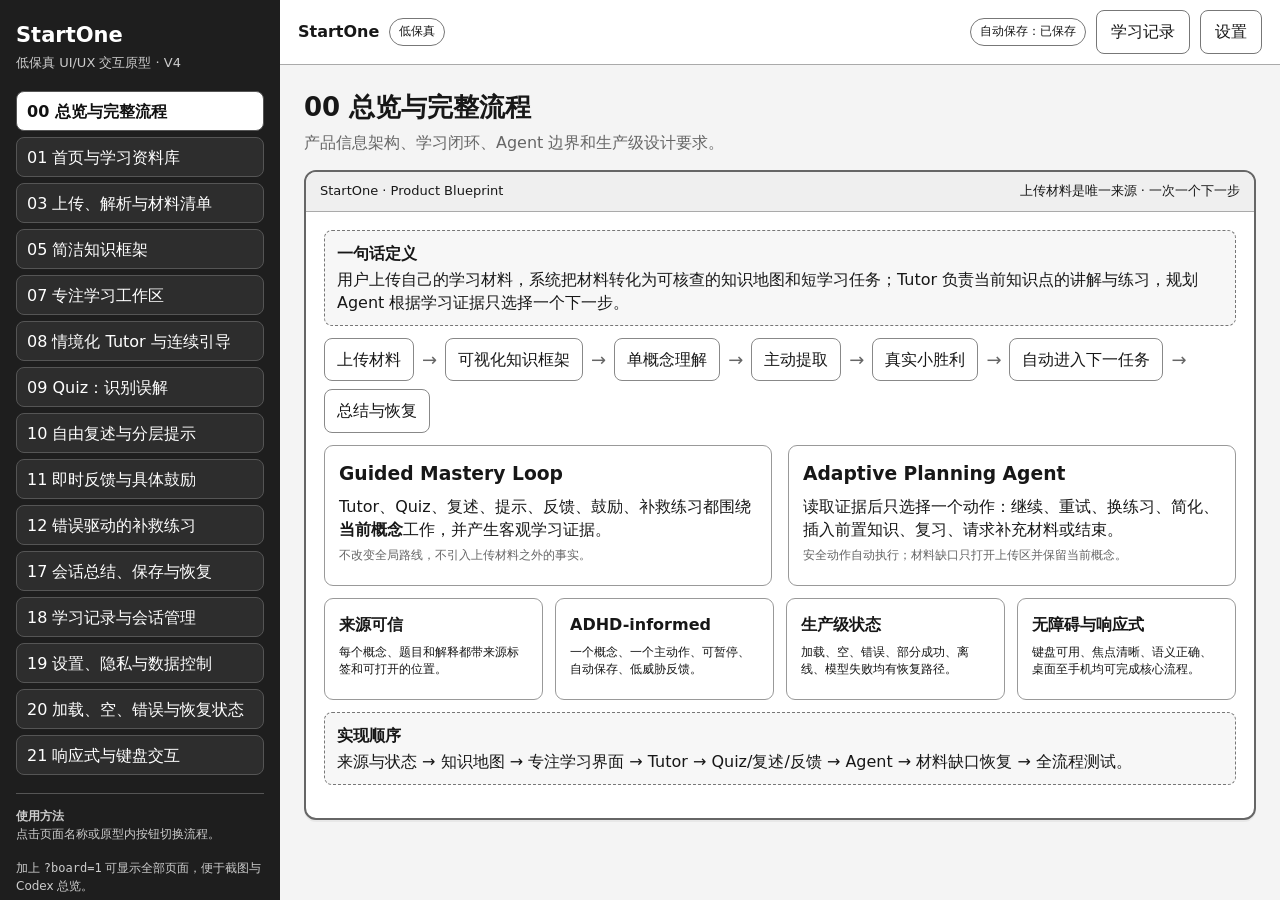
<file: prototype/startframe_lowfi_prototype.html>
<!doctype html>
<html lang="zh-CN">
<head>
  <meta charset="utf-8" />
  <meta name="viewport" content="width=device-width, initial-scale=1" />
  <title>StartOne 低保真交互原型</title>
  <style>
    :root {
      --bg:#f4f4f4; --surface:#fff; --ink:#171717; --muted:#666; --line:#aaa;
      --soft:#e9e9e9; --strong:#2d2d2d; --focus:#000; --radius:10px; --gap:16px;
      font-family: Inter, ui-sans-serif, system-ui, -apple-system, BlinkMacSystemFont, "Segoe UI", "PingFang SC", "Microsoft YaHei", sans-serif;
    }
    *{box-sizing:border-box}
    body{margin:0;background:var(--bg);color:var(--ink);line-height:1.45}
    button,input,select,textarea{font:inherit;color:inherit}
    button:focus-visible,input:focus-visible,select:focus-visible,textarea:focus-visible,[tabindex]:focus-visible{outline:3px solid var(--focus);outline-offset:2px}
    button{min-height:44px;border:1px solid #777;background:#fff;border-radius:8px;padding:9px 14px;cursor:pointer}
    button.primary{background:var(--strong);color:#fff;border-color:var(--strong);font-weight:700}
    button.ghost{background:transparent}
    button.danger{border-style:dashed}
    button:disabled{opacity:.45;cursor:not-allowed}
    input,select,textarea{width:100%;min-height:44px;border:1px solid #888;border-radius:7px;background:#fff;padding:9px 10px}
    textarea{min-height:118px;resize:vertical}
    a{color:inherit}
    .app{display:grid;grid-template-columns:280px 1fr;min-height:100vh}
    .sidebar{position:sticky;top:0;height:100vh;overflow:auto;background:#1e1e1e;color:#fff;padding:20px 16px}
    .sidebar h1{font-size:21px;margin:0 0 4px}.sidebar p{font-size:13px;color:#ccc;margin:0 0 18px}
    .screen-nav{display:grid;gap:6px}.screen-nav button{width:100%;text-align:left;background:#2d2d2d;color:#fff;border-color:#555;min-height:40px;padding:7px 10px}
    .screen-nav button.active{background:#fff;color:#111;font-weight:700}
    .side-note{border-top:1px solid #555;margin-top:18px;padding-top:14px;font-size:12px;color:#ccc}
    .workspace{min-width:0}
    .topbar{position:sticky;top:0;z-index:10;display:flex;align-items:center;gap:12px;justify-content:space-between;background:#fff;border-bottom:1px solid #aaa;padding:10px 18px}
    .topbar .left,.topbar .right{display:flex;align-items:center;gap:10px;flex-wrap:wrap}
    .badge{display:inline-flex;align-items:center;gap:6px;border:1px solid #777;border-radius:999px;padding:4px 9px;font-size:12px;background:#fff}
    .content{padding:24px;max-width:1500px;margin:auto}
    .screen{display:none}.screen.active{display:block}
    .screen-head{display:flex;align-items:flex-start;justify-content:space-between;gap:16px;margin-bottom:16px}
    .screen-head h2{margin:0;font-size:26px}.screen-head p{margin:4px 0 0;color:var(--muted);max-width:800px}
    .frame{border:2px solid #666;border-radius:12px;background:#fff;min-height:650px;overflow:hidden;box-shadow:0 2px 0 rgba(0,0,0,.05)}
    .frame-bar{display:flex;justify-content:space-between;align-items:center;gap:10px;padding:10px 14px;background:#efefef;border-bottom:1px solid #aaa;font-size:13px}
    .frame-body{padding:18px}
    .grid-2{display:grid;grid-template-columns:1fr 1fr;gap:16px}.grid-3{display:grid;grid-template-columns:250px 1fr 280px;gap:16px}
    .grid-4{display:grid;grid-template-columns:repeat(4,1fr);gap:12px}
    .card{border:1px solid #999;border-radius:9px;background:#fff;padding:14px}
    .card h3,.card h4{margin:0 0 8px}.card p{margin:6px 0}
    .muted{color:var(--muted)}.small{font-size:12px}.tiny{font-size:11px}
    .stack{display:grid;gap:12px}.row{display:flex;gap:10px;align-items:center;flex-wrap:wrap}.row.between{justify-content:space-between}
    .choice{border:1px solid #888;border-radius:10px;padding:18px;text-align:center;min-height:150px;display:grid;place-content:center;gap:8px}
    .choice strong{font-size:18px}.icon{font-size:30px;line-height:1}
    .callout{border:1px dashed #777;background:#f7f7f7;border-radius:8px;padding:11px 12px}
    .callout strong{display:block;margin-bottom:3px}
    .progress{height:12px;background:#ddd;border-radius:999px;overflow:hidden}.progress span{display:block;height:100%;background:#555;width:60%}
    .file{display:flex;gap:10px;justify-content:space-between;align-items:flex-start;border:1px solid #aaa;border-radius:8px;padding:10px}
    .tree ul{list-style:none;margin:4px 0 4px 16px;padding:0}.tree li{padding:4px 0}
    .node-map{display:grid;place-items:center;gap:12px;padding:20px;min-height:380px}.node-row{display:flex;justify-content:center;gap:20px}.node{border:2px solid #777;border-radius:8px;padding:10px 14px;background:#fff;min-width:130px;text-align:center}.node.current{background:#ddd;border-color:#222;font-weight:700}
    .arrow{font-size:22px;color:#555;text-align:center}
    .concept-list{display:grid;gap:7px}.concept{display:flex;align-items:center;gap:9px;border:1px solid #aaa;border-radius:7px;padding:9px}.concept.active{background:#ddd;border-color:#333;font-weight:700}.concept.done::before{content:"✓"}.concept.locked{opacity:.55}
    .primary-action{border:2px solid #222;background:#f1f1f1;border-radius:10px;padding:16px}
    .source-label{display:inline-flex;border:1px solid #777;border-radius:999px;padding:3px 8px;font-size:11px;margin-right:5px}.source-uploaded{background:#e7e7e7}.source-ai{background:#fff}
    .quick-actions{display:grid;grid-template-columns:repeat(4,minmax(120px,1fr));gap:9px}
    .drawer{border-left:2px solid #555;background:#fff;padding:14px;min-height:570px}.chat{display:grid;gap:10px;max-height:360px;overflow:auto;padding-right:4px}.bubble{max-width:85%;border:1px solid #888;border-radius:10px;padding:10px}.bubble.user{justify-self:end;background:#eee}.bubble.tutor{justify-self:start}.chips{display:flex;flex-wrap:wrap;gap:7px}.chip{min-height:36px;border-radius:999px;padding:6px 10px;font-size:12px}
    .tabs{display:flex;border-bottom:1px solid #888}.tab{border-radius:0;border:0;border-bottom:3px solid transparent}.tab.active{border-bottom-color:#111;font-weight:700}
    .option{display:flex;align-items:flex-start;gap:9px;border:1px solid #aaa;border-radius:8px;padding:10px}.option input{width:auto;min-height:auto;margin-top:4px}
    .feedback-block{border-left:5px solid #555;background:#f6f6f6;padding:12px 14px;border-radius:6px}.feedback-block h4{margin:0 0 5px}
    .hint{border:1px solid #999;border-radius:8px;padding:10px}.hint.locked{opacity:.55}.hint.open{background:#eee}
    .evidence{display:grid;grid-template-columns:1fr auto;gap:8px;border-bottom:1px solid #ddd;padding:7px 0}
    .radio-list{display:grid;gap:7px}.radio-item{display:flex;gap:8px;border:1px solid #aaa;border-radius:8px;padding:9px}.radio-item input{width:auto;min-height:auto}
    .result{border:1px solid #999;border-radius:8px;padding:11px}.result.selected{border:2px solid #222;background:#eee}
    .timeline{display:flex;gap:0;align-items:center}.dot{width:30px;height:30px;border-radius:50%;border:2px solid #777;display:grid;place-content:center;background:#fff}.dot.done{background:#555;color:#fff}.line{height:2px;background:#777;flex:1}
    .state-grid{display:grid;grid-template-columns:repeat(3,1fr);gap:12px}.state-card{border:1px solid #999;border-radius:8px;padding:12px;min-height:180px}
    .skeleton{display:grid;gap:9px}.skeleton span{display:block;height:13px;background:#ddd;border-radius:4px}.skeleton span:nth-child(2){width:80%}.skeleton span:nth-child(3){width:65%}
    .flow{display:flex;align-items:center;gap:8px;flex-wrap:wrap}.flow .step{border:1px solid #888;border-radius:8px;padding:9px 12px;background:#fff}.flow .arr{font-size:18px;color:#666}
    .mobile-shell{width:360px;margin:auto;border:8px solid #333;border-radius:22px;background:#fff;overflow:hidden}.mobile-top{padding:12px;border-bottom:1px solid #aaa}.mobile-body{padding:14px;min-height:520px}.mobile-bottom{display:grid;grid-template-columns:repeat(4,1fr);border-top:1px solid #aaa}.mobile-bottom button{border:0;border-radius:0;font-size:11px;padding:8px 2px}
    .annotation{margin-top:12px;border-top:1px solid #bbb;padding-top:10px;font-size:12px;color:#555}
    .board-mode .app{display:block}.board-mode .sidebar,.board-mode .topbar{display:none}.board-mode .content{max-width:1680px}.board-mode .screen{display:block!important;margin-bottom:28px;break-inside:avoid}.board-mode .screen-head{border-top:4px solid #222;padding-top:12px}.board-mode .frame{min-height:auto}.board-mode .frame-body{min-height:620px}
    .kbd{border:1px solid #888;border-bottom-width:3px;border-radius:5px;padding:1px 5px;font-size:11px;background:#fff}
    @media (max-width:1100px){.app{grid-template-columns:220px 1fr}.grid-3{grid-template-columns:200px 1fr}.grid-3>.session-rail{grid-column:1/-1}.quick-actions{grid-template-columns:repeat(2,1fr)}.grid-4{grid-template-columns:repeat(2,1fr)}}
    @media (max-width:760px){.app{display:block}.sidebar{display:none}.topbar{position:relative}.content{padding:12px}.grid-2,.grid-3,.grid-4,.state-grid{grid-template-columns:1fr}.quick-actions{grid-template-columns:1fr}.frame-body{padding:12px}.screen-head{display:block}.screen-head h2{font-size:22px}}
  </style>
</head>
<body>
<div class="app">
  <aside class="sidebar" aria-label="原型页面导航">
    <h1>StartOne</h1>
    <p>低保真 UI/UX 交互原型 · V4</p>
    <nav class="screen-nav" id="screenNav"></nav>
    <div class="side-note">
      <strong>使用方法</strong><br>
      点击页面名称或原型内按钮切换流程。<br><br>
      加上 <code>?board=1</code> 可显示全部页面，便于截图与 Codex 总览。
    </div>
  </aside>
  <main class="workspace">
    <header class="topbar">
      <div class="left"><strong>StartOne</strong><span class="badge">低保真</span></div>
      <div class="right"><span class="badge">自动保存：已保存</span><button class="ghost" data-go="history">学习记录</button><button class="ghost" data-go="settings">设置</button></div>
    </header>
    <div class="content">

      <section class="screen" id="overview" data-title="00 总览与完整流程">
        <div class="screen-head"><div><h2>00 总览与完整流程</h2><p>产品信息架构、学习闭环、Agent 边界和生产级设计要求。</p></div></div>
        <div class="frame"><div class="frame-bar"><span>StartOne · Product Blueprint</span><span>上传材料是唯一来源 · 一次一个下一步</span></div><div class="frame-body stack">
          <div class="callout"><strong>一句话定义</strong>用户上传自己的学习材料，系统把材料转化为可核查的知识地图和短学习任务；Tutor 负责当前知识点的讲解与练习，规划 Agent 根据学习证据只选择一个下一步。</div>
          <div class="flow">
            <span class="step">上传材料</span><span class="arr">→</span><span class="step">可视化知识框架</span><span class="arr">→</span><span class="step">单概念理解</span><span class="arr">→</span><span class="step">主动提取</span><span class="arr">→</span><span class="step">真实小胜利</span><span class="arr">→</span><span class="step">自动进入下一任务</span><span class="arr">→</span><span class="step">总结与恢复</span>
          </div>
          <div class="grid-2">
            <div class="card"><h3>Guided Mastery Loop</h3><p>Tutor、Quiz、复述、提示、反馈、鼓励、补救练习都围绕<strong>当前概念</strong>工作，并产生客观学习证据。</p><p class="small muted">不改变全局路线，不引入上传材料之外的事实。</p></div>
            <div class="card"><h3>Adaptive Planning Agent</h3><p>读取证据后只选择一个动作：继续、重试、换练习、简化、插入前置知识、复习、请求补充材料或结束。</p><p class="small muted">安全动作自动执行；材料缺口只打开上传区并保留当前概念。</p></div>
          </div>
          <div class="grid-4">
            <div class="card"><h4>来源可信</h4><p class="small">每个概念、题目和解释都带来源标签和可打开的位置。</p></div>
            <div class="card"><h4>ADHD-informed</h4><p class="small">一个概念、一个主动作、可暂停、自动保存、低威胁反馈。</p></div>
            <div class="card"><h4>生产级状态</h4><p class="small">加载、空、错误、部分成功、离线、模型失败均有恢复路径。</p></div>
            <div class="card"><h4>无障碍与响应式</h4><p class="small">键盘可用、焦点清晰、语义正确、桌面至手机均可完成核心流程。</p></div>
          </div>
          <div class="callout"><strong>实现顺序</strong>来源与状态 → 知识地图 → 专注学习界面 → Tutor → Quiz/复述/反馈 → Agent → 材料缺口恢复 → 全流程测试。</div>
        </div></div>
      </section>

      <section class="screen" id="landing" data-title="01 首页与学习资料库">
        <div class="screen-head"><div><h2>01 首页与学习资料库</h2><p>上传材料是主入口；历史学习会话和继续学习始终可见。</p></div></div>
        <div class="frame"><div class="frame-bar"><span>StartOne</span><span>资料库　学习记录　设置　帮助</span></div><div class="frame-body stack">
          <div class="grid-2">
            <div class="card stack"><h3>更快开始，建立真正的理解，并把学习完成</h3><p class="muted">上传课程讲义、论文或笔记。AI 建立知识体系，从一个低阻力动作开始，一次教会并检验一个概念。首发聚焦 AI 与技术学习，但方法适用于有清晰文字材料的其他学科。</p><div class="row"><button class="primary" data-go="upload">上传材料并开始学习</button><button data-go="history">继续上次学习</button></div><div class="callout"><strong>专注友好</strong>不会先展示一长串任务。系统始终提供一个清晰的下一步，允许暂停且不惩罚中断。</div></div>
            <div class="choice"><span class="icon">▣</span><strong>上传 PDF / MD / TXT</strong><span class="small muted">唯一入口 · 基于你的材料学习</span></div>
          </div>
          <div><h3>最近会话</h3><div class="grid-3" style="grid-template-columns:repeat(3,1fr)">
            <div class="card"><strong>Transformer 基础</strong><p class="small">进度 3/6 · 下一步：位置编码</p><button data-go="focus">继续</button></div>
            <div class="card"><strong>正则化方法</strong><p class="small">进度 1/5 · 下一步：区分 L1 与 L2</p><button data-go="summary">查看总结</button></div>
            <div class="card"><strong>新会话</strong><p class="small">上传材料，由 AI 生成学习重点和路线</p><button data-go="upload">开始新会话</button></div>
          </div></div>
          <div class="annotation">生产要求：上传或粘贴材料是唯一入口；数据保存与删除入口收进设置，不占据首页主任务。</div>
        </div></div>
      </section>

      <section class="screen" id="upload" data-title="03 上传、解析与材料清单">
        <div class="screen-head"><div><h2>03 上传、解析与材料清单</h2><p>只显示真实解析状态、部分成功和可恢复错误，不在上传区展开大块原文预览。</p></div></div>
        <div class="frame"><div class="frame-bar"><span>步骤 1/3 · 添加学习材料</span><span>支持 PDF、Markdown、TXT、粘贴文本</span></div><div class="frame-body stack">
          <div class="callout"><strong>拖放文件或点击选择</strong><span class="small">支持 PDF、Markdown、TXT；最多 5 个文件，单文件最多 20 MB。扫描 PDF 无可提取文字时要明确提示，不得伪造页码。</span><div class="row" style="margin-top:8px"><button>选择文件</button><button>粘贴文本</button></div></div>
          <div class="stack"><h3>本次学习材料</h3><div class="file"><div><strong>transformer_notes.md</strong><div class="small muted">25 行 · 解析完成</div></div><span aria-label="成功">✓</span></div><div class="file"><div><strong>matrix_prerequisite.md</strong><div class="small muted">13 行 · 解析完成</div></div><span aria-label="成功">✓</span></div><div class="file"><div><strong>scanned_appendix.pdf</strong><div class="small">无法提取文字</div><button class="small">重试或移除</button></div><span aria-label="错误">!</span></div><button>＋ 添加文件</button></div>
          <div class="row between"><button data-go="landing">返回</button><div class="row"><button>保存稍后继续</button><button class="primary" data-go="path">由 AI 生成学习重点与路线</button></div></div>
        </div></div>
      </section>

      <section class="screen" id="path" data-title="05 简洁知识框架">
        <div class="screen-head"><div><h2>05 简洁知识框架</h2><p>只展示概念顺序、定义和依赖，不用多张卡片要求用户再做路线决策。</p></div></div>
        <div class="frame"><div class="frame-bar"><span>从基础到应用</span><span>AI 已从材料生成</span></div><div class="frame-body">
          <div class="card node-map"><button class="node current" data-preview="Transformer 目标：解释为什么序列中的位置需要直接交换相关信息。">Transformer 目标<br><span class="small muted">为什么需要 attention</span></button><div class="arrow">↓</div><button class="node" data-preview="Self-attention：比较位置间的相关性，并按权重汇总信息。前置：Transformer 目标。">Self-attention<br><span class="small muted">比较相关性并汇总信息</span></button><div class="arrow">↓</div><button class="node" data-preview="Q / K / V：完成比较与信息传递。前置：Self-attention。">Q / K / V<br><span class="small muted">完成比较与信息传递</span></button><div class="arrow">↓</div><div class="node-row"><button class="node" data-preview="Scaled dot-product：控制相似度分数的尺度。前置：Q / K / V。">Scaled dot-product</button><button class="node" data-preview="位置信息：保留序列中位置关系。前置：Transformer 目标。">位置信息</button></div><div class="callout" data-map-preview>点击任一概念查看定义、作用和前置关系。</div></div>
          <div class="row" style="justify-content:flex-end;margin-top:16px"><button class="primary" data-go="focus">Start one focused step</button></div>
        </div></div>
      </section>

      <section class="screen" id="focus" data-title="07 专注学习工作区">
        <div class="screen-head"><div><h2>07 专注学习工作区</h2><p>桌面端两栏；左侧是可点击知识框架，右侧只保留当前概念讲解和测试入口。</p></div></div>
        <div class="frame"><div class="frame-bar"><span>Transformer 基础　›　Self-attention</span><span>已保存 · <button>暂停并保存</button></span></div><div class="frame-body grid-2" style="grid-template-columns:280px 1fr">
          <aside class="card"><h3>知识框架</h3><div class="concept-list"><button class="concept done" data-preview="Transformer 目标：已完成的基础概念。">Transformer 目标</button><button class="concept active" data-preview="Self-attention：当前概念；比较相关性并汇总信息。">Self-attention · 当前</button><button class="concept" data-preview="Q / K / V：建立在 Self-attention 之上。">Q / K / V</button><button class="concept locked" data-preview="Scaled dot-product：建立在 Q / K / V 之上。">Scaled dot-product</button><button class="concept locked" data-preview="位置信息：说明序列位置如何保留。">位置信息</button></div><div class="callout small" data-map-preview>点击任一节点查看定义、作用和前置关系。</div><button data-go="path">打开完整框架</button></aside>
          <main class="stack"><div><span class="badge">当前概念 1/5</span><h2>Transformer 目标</h2><p><strong>唯一任务：</strong>理解这个概念、看清它的位置、再主动提取一次。</p></div><div class="card stack"><span class="badge">理解</span><h3>大意</h3><p>Transformer 为序列中的每个位置建立包含上下文的表示，而不是只依赖一步步传递信息。</p><h3>在知识框架中的位置</h3><div class="row"><span class="node">基础</span><span class="arrow">→</span><span class="node current">Transformer 目标</span><span class="arrow">→</span><span class="node">Self-attention</span></div><h3>关键部分</h3><ol><li>表示序列中的每个位置。</li><li>让不同位置直接交换相关信息。</li><li>形成后续层可以使用的上下文表示。</li></ol><h3>具体例子</h3><p>一个代词可能依赖前面隔了多个词的名词；Transformer 可以直接连接这两个位置。</p><div class="callout"><strong>记忆锚点：</strong>每个位置都能直接组合与自己相关的上下文。</div><details><summary>查看这段讲解的材料依据</summary><p class="small"><span class="source-label source-uploaded">用户上传材料</span> transformer_notes.md · 第 1–6 行</p></details></div><div class="card"><span class="badge">卡住时</span><h3>向 Tutor 问一个具体问题</h3><button data-go="tutor">打开 Tutor</button></div><div class="primary-action"><p class="small muted">主动提取 · 让知识记得更牢</p><div class="grid-2"><button class="primary" data-go="quiz"><strong>检查这个概念</strong><br><span class="small">3 道快速题</span></button><button data-go="recall"><strong>自己解释一次</strong><br><span class="small">1 次复述</span></button></div></div></main>
        </div></div>
      </section>

      <section class="screen" id="tutor" data-title="08 情境化 Tutor 与连续引导">
        <div class="screen-head"><div><h2>08 情境化 Tutor 与连续引导</h2><p>Tutor 只解决当前概念的理解问题；默认先引导，不立即给完整答案。</p></div></div>
        <div class="frame"><div class="frame-bar"><span>Self-attention · Tutor</span><span><span class="source-label source-uploaded">基于上传材料</span> <button data-go="focus">关闭 Tutor</button></span></div><div class="frame-body grid-2">
          <div class="drawer stack"><div class="chat"><div class="bubble tutor"><strong>Tutor</strong><br>你刚才说 self-attention 是“关注其他词”。先想一个更小的问题：当前位置为什么不能只看自己？</div><div class="bubble user">因为一个词的意思会受到前后文影响。</div><div class="bubble tutor"><strong>Tutor</strong><br>对。那它还需要做哪一步，才能把前后文真正加入当前位置的表示？</div><div class="bubble user">把相关的信息加进来？</div><div class="bubble tutor"><strong>Tutor</strong><br>是。你已经得到两个关键动作：判断哪些位置相关，然后汇总相关位置的信息。你能用自己的话连成一句吗？</div></div><div class="chips"><button class="chip">解释简单一点</button><button class="chip">解释术语</button><button class="chip">给具体例子</button><button class="chip">和上一部分有什么关系</button><button class="chip">只给提示</button><button class="chip">检查我的理解</button></div><div class="row"><input placeholder="输入你的问题或回答" aria-label="Tutor 输入"><button class="primary">发送</button></div></div>
          <div class="stack"><div class="card"><h3>当前上下文</h3><p class="small">概念：Self-attention</p><p class="small">来源：transformer_notes.md，第 7–13 行</p><p class="small">知识关系：Transformer 目标 → Self-attention → Q/K/V</p><p class="small">已出现困难：尚未清楚“汇总信息”</p></div><div class="card"><h3>引导阶梯</h3><ol class="small"><li>澄清用户具体不懂什么</li><li>给思考方向</li><li>给结构</li><li>给关键词</li><li>给部分例子</li><li>给简练解释</li><li>提出检查问题</li></ol></div><div class="callout small"><strong>边界</strong>Tutor 可以记录“可能缺少前置知识”，但不能改变路线、请求材料或引入材料外事实。检查边界、明确困惑或关闭 Tutor 时才聚合 LearningEvidence。</div><div class="row"><button data-go="focus">返回概念</button><button class="primary" data-go="recall">现在复述</button></div></div>
        </div></div>
      </section>

      <section class="screen" id="quiz" data-title="09 Quiz：识别误解">
        <div class="screen-head"><div><h2>09 Quiz</h2><p>每个概念固定 3 道单选题：定义、机制、应用。</p></div></div>
        <div class="frame"><div class="frame-bar"><span>Self-attention · Quiz</span><span>已保存</span></div><div class="frame-body"><div class="card stack" style="max-width:760px;margin:auto"><span class="badge">3 道选择题</span><p class="small muted">基于你的材料</p><fieldset class="stack"><legend><strong>第 1/3 题 · 主要目的是什么？</strong></legend><label class="option"><input type="radio" name="q1">A. 删除上下文</label><label class="option"><input type="radio" name="q1" checked>B. 为每个位置建立包含上下文的表示</label></fieldset><fieldset class="stack"><legend><strong>第 2/3 题 · 相关程度计算后做什么？</strong></legend><label class="option"><input type="radio" name="q2">A. 重排序列</label><label class="option"><input type="radio" name="q2" checked>B. 按权重汇总 value 信息</label></fieldset><fieldset class="stack"><legend><strong>第 3/3 题 · 哪个例子最合适？</strong></legend><label class="option"><input type="radio" name="q3" checked>A. 远距离相关词直接交换信息</label><label class="option"><input type="radio" name="q3">B. 只允许相邻词交互</label></fieldset><button>需要提示？</button><div class="row between"><button data-go="focus">返回讲解</button><button class="primary" data-go="feedback">提交 3 个答案</button></div></div></div></div>
      </section>

      <section class="screen" id="recall" data-title="10 自由复述与分层提示">
        <div class="screen-head"><div><h2>10 自由复述与分层提示</h2><p>自由复述用于发现知识缺口；提示按需逐级揭示，不在一开始暴露答案。</p></div></div>
        <div class="frame"><div class="frame-bar"><span>Self-attention · 自由复述</span><span>已用 01:12</span></div><div class="frame-body grid-2">
          <div class="stack"><div class="card"><h3>不用看讲解，用 2–3 句话说明 Self-attention 做了什么。</h3><p class="small muted">建议包括：它为什么需要上下文、怎样判断关系、怎样形成新表示。</p><p><span class="source-label source-uploaded">用户上传材料</span> transformer_notes.md · 第 7–13 行</p></div><textarea aria-label="自由复述回答" placeholder="在这里复述。表达不完整也可以。">Self-attention 会看其他词和当前位置有没有关系，然后把重要的信息放进来。</textarea><div class="row between"><button data-go="focus">返回讲解</button><button class="primary" data-go="feedback">提交复述</button></div></div>
          <div class="stack"><div class="card"><h3>提示阶梯</h3><div class="hint open"><strong>提示 1：方向</strong><p class="small">分成“比较”和“更新”两个动作回答。</p></div><button>显示提示 2：结构</button><button>显示提示 3：关键词</button><p class="small muted">当前使用 1/3 级提示。显示更多提示不会被视为失败。</p></div><div class="callout small"><strong>设计原则</strong>提示按钮必须清楚说明会显示多少信息；不能用突然弹出的完整答案替代分层支持。</div></div>
        </div></div>
      </section>

      <section class="screen" id="feedback" data-title="11 即时反馈与具体鼓励">
        <div class="screen-head"><div><h2>11 简短即时反馈</h2><p>不展开后台字段，只帮助用户理解本题。</p></div></div>
        <div class="frame"><div class="frame-bar"><span>Self-attention · Quiz</span><span>已保存</span></div><div class="frame-body"><div class="card stack" style="max-width:760px;margin:auto"><div class="row"><span class="dot done">✓</span><div><span class="badge">真实小胜利</span><h2>3/3 正确</h2></div></div><div class="result"><strong>第 1 题 · 正确</strong><p class="small">每个位置建立包含上下文的表示，因为它会使用其他相关位置的信息。</p></div><div class="result"><strong>第 2 题 · 正确</strong><p class="small">相关程度转换为权重，决定 value 信息对新表示贡献多少。</p></div><div class="result"><strong>第 3 题 · 正确</strong><p class="small">Self-attention 能让远距离相关位置直接交换信息。</p></div><p><strong>你已经能从记忆中提取这个概念的三个关键部分。</strong></p><p class="small muted">点击后，Agent 在后台选择并直接进入一个安全下一步。</p><button class="primary" data-go="focus">Keep going</button></div></div></div>
      </section>

      <section class="screen" id="remedial" data-title="12 错误驱动的补救练习">
        <div class="screen-head"><div><h2>12 错误驱动的补救练习</h2><p>补救内容由当前误解驱动，仍属于掌握循环，不是 Agent 的教学输出。</p></div></div>
        <div class="frame"><div class="frame-bar"><span>检测到具体缺口：不清楚“加权汇总”</span><span>约 60–90 秒</span></div><div class="frame-body stack">
          <div class="grid-3" style="grid-template-columns:repeat(3,1fr)"><button class="card"><h3>更简单解释</h3><p class="small">只保留必要步骤，不使用新术语。</p></button><button class="card"><h3>更小问题</h3><p class="small">先回答一个局部问题，再返回完整概念。</p></button><button class="card"><h3>具体例子</h3><p class="small">基于已验证的上传材料生成，不引入材料外事实。</p></button></div>
          <div class="card"><h3>更小问题</h3><p><span class="source-label source-uploaded">用户上传材料</span> matrix_prerequisite.md · 第 7–9 行</p><p>如果位置 A 与位置 B 的相关程度更高，位置 A 在更新自己时，应该怎样处理来自 B 的信息？</p><textarea aria-label="补救练习回答" placeholder="用一句话回答"></textarea><div class="row between"><button data-go="feedback">换一种帮助</button><button class="primary" data-go="focus">提交并继续下一步</button></div></div>
          <div class="callout small"><strong>循环保护</strong>连续两次补救仍未改善时，不继续重复同一题型；Agent 应选择简化概念、插入前置知识或结束本次会话。</div>
        </div></div>
      </section>

      <section class="screen" id="summary" data-title="17 会话总结、保存与恢复">
        <div class="screen-head"><div><h2>17 会话总结、保存与恢复</h2><p>结束时定义下一次最小启动动作，而不是只显示“完成”。</p></div></div>
        <div class="frame"><div class="frame-bar"><span>本次学习总结</span><span>已保存</span></div><div class="frame-body stack">
          <div class="grid-2"><div class="card"><h3>本次完成</h3><ul><li>理解 Self-attention 的两个核心动作</li><li>完成 1 次 Quiz、1 次复述和 1 次补救练习</li><li>解决“加权汇总”表达不清的问题</li></ul><h4>仍需复习</h4><p>Q / K / V 各自的作用尚未学习。</p></div><div class="card"><h3>下次 2 分钟启动动作</h3><p><strong>不看笔记，写出 Q、K、V 三个字母分别代表什么。</strong></p><p class="small">预计下次完整学习 15–20 分钟。</p><div class="timeline"><span class="dot done">1</span><span class="line"></span><span class="dot done">2</span><span class="line"></span><span class="dot">3</span><span class="line"></span><span class="dot">4</span><span class="line"></span><span class="dot">5</span></div></div></div>
          <div class="row between"><button data-go="history">保存并退出</button><div class="row"><button>导出学习记录</button><button class="primary" data-go="focus">继续学习</button></div></div>
        </div></div>
      </section>

      <section class="screen" id="history" data-title="18 学习记录与会话管理">
        <div class="screen-head"><div><h2>18 学习记录与会话管理</h2><p>支持继续、复制、删除和查看来源；避免用户不知道数据存在哪里。</p></div></div>
        <div class="frame"><div class="frame-bar"><span>学习记录</span><span>按名称查找　筛选状态</span></div><div class="frame-body stack">
          <div class="file"><div><strong>Transformer 基础</strong><p class="small">最后学习：今天 · 进度 2/5 · 2 个来源</p></div><div class="row"><button data-go="focus">继续</button><button data-go="summary">总结</button><button>更多</button></div></div>
          <div class="file"><div><strong>正则化方法</strong><p class="small">最后学习：昨天 · 已结束 · 1 个来源</p></div><div class="row"><button data-go="summary">查看</button><button>复制为新会话</button><button>更多</button></div></div>
          <div class="callout"><strong>删除确认</strong>删除会话时必须说明会删除哪些学习记录和上传文件；提供取消，不使用模糊文案。</div>
          <div class="row between"><button data-go="landing">返回首页</button><button class="primary" data-go="upload">上传材料并新建会话</button></div>
        </div></div>
      </section>

      <section class="screen" id="settings" data-title="19 设置、隐私与数据控制">
        <div class="screen-head"><div><h2>19 设置、隐私与数据控制</h2><p>生产级产品必须让用户理解数据和 AI 行为。</p></div></div>
        <div class="frame"><div class="frame-bar"><span>设置</span><span>保存状态：已保存</span></div><div class="frame-body grid-2">
          <div class="stack"><div class="card"><h3>学习体验</h3><label class="row"><input type="checkbox" checked style="width:auto;min-height:auto"> 一屏一个概念</label><label class="row"><input type="checkbox" checked style="width:auto;min-height:auto"> 反馈先显示已掌握内容</label><label class="row"><input type="checkbox" style="width:auto;min-height:auto"> 默认显示倒计时</label><p class="small muted">产品界面固定使用 English。</p></div><div class="card"><h3>无障碍</h3><label class="row"><input type="checkbox" checked style="width:auto;min-height:auto"> 减少动画</label><label class="row"><input type="checkbox" style="width:auto;min-height:auto"> 更大字号</label><label class="row"><input type="checkbox" checked style="width:auto;min-height:auto"> 键盘焦点高亮</label></div></div>
          <div class="stack"><div class="card"><h3>数据控制</h3><button>下载我的学习数据</button><button class="danger">删除全部上传材料</button><button class="danger">删除全部数据</button><p class="small muted">删除操作应二次确认，并明确是否可恢复。</p></div><div class="card"><h3>AI 透明度</h3><p class="small">查看模型输出所依据的上传材料和 Agent 决策记录。</p><button>查看 AI 活动记录</button></div></div>
        </div></div>
      </section>

      <section class="screen" id="system-states" data-title="20 加载、空、错误与恢复状态">
        <div class="screen-head"><div><h2>20 加载、空、错误与恢复状态</h2><p>所有异步和失败状态都必须可理解、可取消、可恢复。</p></div></div>
        <div class="frame"><div class="frame-bar"><span>跨页面状态规范</span><span>不得只显示无限转圈</span></div><div class="frame-body state-grid">
          <div class="state-card"><h3>加载与后台继续</h3><div class="skeleton"><span></span><span></span><span></span></div><p class="small">正在提取第 12/48 页。你的其他进度已保存。</p><div class="row"><button>取消解析</button><button class="primary">转到后台继续</button></div></div>
          <div class="state-card"><h3>空状态</h3><p>尚未上传材料。</p><button class="primary" data-go="upload">添加第一个文件</button><p class="small">空状态必须包含下一步，不只是空白。</p></div>
          <div class="state-card"><h3>部分成功</h3><p>2 个文件解析成功，1 个扫描 PDF 无法读取。</p><div class="row"><button>查看问题</button><button class="primary">继续使用成功文件</button></div></div>
          <div class="state-card"><h3>模型输出无效</h3><p>系统未能生成符合结构的学习地图。上传材料仍已保存。</p><button class="primary">重新生成并验证地图</button><p class="small">不得把原始 JSON 错误、运行模式或测试控制暴露给普通用户。</p></div>
          <div class="state-card"><h3>模型连接失败</h3><p>暂时无法生成下一段讲解。你的材料和学习进度已保存。</p><div class="row"><button data-go="focus">返回当前概念</button><button>稍后重试</button></div></div>
          <div class="state-card"><h3>离线与自动保存</h3><p>当前离线。新回答先保存在本地，恢复网络后同步。</p><button class="primary">查看待同步项目</button></div>
          <div class="state-card"><h3>保存失败</h3><p>回答暂时无法保存到服务器。本地草稿仍在。</p><div class="row"><button>导出草稿</button><button class="primary">重新保存</button></div></div>
          <div class="state-card"><h3>版本冲突</h3><p>另一页面保存了不同版本。两个版本都已保留。</p><div class="row"><button>比较两个版本</button><button class="primary">选择要保留的版本</button></div></div>
          <div class="state-card"><h3>权限拒绝</h3><p>此文件不属于当前匿名 workspace，无法打开。当前会话未受影响。</p><button class="primary" data-go="history">返回我的学习记录</button></div>
          <div class="state-card"><h3>提交失败与重试</h3><p>练习尚未提交；你的答案和提示深度已保存。</p><button class="primary">重新提交答案</button></div>
          <div class="state-card"><h3>删除失败</h3><p>删除未完成，材料和会话仍然保留。</p><div class="row"><button>取消</button><button class="primary">重试删除</button></div></div>
          <div class="state-card"><h3>恢复成功</h3><p>已恢复 Self-attention、复述草稿、1/3 级提示和剩余时间。</p><button class="primary" data-go="recall">返回未完成复述</button></div>
          <div class="state-card"><h3>材料未就绪</h3><p>还没有可读材料，无法生成学习路线。</p><button class="primary" data-go="upload">返回上传材料</button></div>
          <div class="state-card"><h3>无历史会话</h3><p>这里还没有学习记录。</p><button class="primary" data-go="upload">上传材料并新建会话</button></div>
          <div class="state-card"><h3>材料覆盖不足</h3><p>当前上传材料没有解释这个前置概念。</p><div class="row"><button class="primary" data-go="upload">上传补充材料</button><button data-go="focus">继续当前范围</button></div></div>
          <div class="state-card"><h3>来源引用无效</h3><p>生成内容引用了不存在的位置，因此没有显示。原材料仍可使用。</p><button class="primary">重新生成并验证引用</button></div>
          <div class="state-card"><h3>正在重试</h3><p>正在重新解析 scanned_appendix.pdf（第 1/1 次）。</p><button class="primary">停止重试</button></div>
        </div></div>
      </section>

      <section class="screen" id="responsive" data-title="21 响应式与键盘交互">
        <div class="screen-head"><div><h2>21 响应式与键盘交互</h2><p>核心学习流程在手机上仍可完成；不是把桌面两栏简单缩小。</p></div></div>
        <div class="frame"><div class="frame-bar"><span>移动端示例 · 390px</span><span>WCAG 2.2 AA 目标</span></div><div class="frame-body grid-2">
          <div class="mobile-shell"><div class="mobile-top"><strong>Self-attention</strong><div class="small">进度 2/5 · 已保存</div></div><div class="mobile-body stack"><span class="badge">当前概念</span><h2>Self-attention</h2><p>比较相关程度，再汇总相关信息。</p><details><summary>材料依据</summary><p class="small">transformer_notes.md · 第 7–13 行</p></details><div class="primary-action"><strong>推荐：让 Tutor 检查理解</strong><button class="primary" data-go="tutor">打开 Tutor</button></div><button data-go="quiz">Quiz</button><button data-go="recall">复述</button></div><nav class="mobile-bottom" aria-label="移动端会话导航"><button data-go="path">地图</button><button data-go="focus">学习</button><button data-go="tutor">Tutor</button><button data-go="settings">更多</button></nav></div>
          <div class="stack"><div class="card"><h3>响应式规则</h3><ul class="small"><li>≥1200px：知识框架 / 当前内容两栏。</li><li>768–1199px：地图可折叠，内容主栏，Tutor 为抽屉。</li><li>&lt;768px：单栏；底部导航；所有活动全屏。</li><li>不要在窄屏固定侧栏或横向滚动关键内容。</li></ul></div><div class="card"><h3>键盘与焦点</h3><p class="small"><span class="kbd">Tab</span> 顺序符合视觉顺序；模态框内焦点受控；关闭后焦点返回触发按钮。</p><p class="small">所有主要操作都有可见焦点；不依赖悬停；不能只用颜色传达正确与错误。</p></div><div class="card"><h3>目标尺寸</h3><p class="small">规范最低遵循 WCAG 2.2 的 24×24 CSS px；本产品主按钮和常用触控目标默认至少 44×44。</p></div></div>
        </div></div>
      </section>

    </div>
  </main>
</div>
<script>
  const screens=[...document.querySelectorAll('.screen')];
  const nav=document.getElementById('screenNav');
  const params=new URLSearchParams(location.search);
  if(params.get('board')==='1') document.body.classList.add('board-mode');
  screens.forEach((s,i)=>{
    const b=document.createElement('button'); b.textContent=s.dataset.title; b.dataset.go=s.id; nav.appendChild(b);
  });
  function go(id){
    if(document.body.classList.contains('board-mode')) return;
    screens.forEach(s=>{
      const active=s.id===id;
      s.classList.toggle('active',active);
      s.setAttribute('aria-hidden',String(!active));
    });
    [...nav.children].forEach(b=>{
      const active=b.dataset.go===id;
      b.classList.toggle('active',active);
      if(active) b.setAttribute('aria-current','page'); else b.removeAttribute('aria-current');
    });
    history.replaceState(null,'','#'+id);
    window.scrollTo({top:0,behavior:'auto'});
    const heading=document.querySelector('#'+CSS.escape(id)+' h2');
    if(heading){heading.setAttribute('tabindex','-1');heading.focus({preventScroll:true})}
  }
  document.addEventListener('click',e=>{const el=e.target.closest('[data-preview]');if(!el)return;const screen=el.closest('.screen');const preview=screen?.querySelector('[data-map-preview]');if(preview)preview.textContent=el.dataset.preview});
  document.addEventListener('click',e=>{const el=e.target.closest('[data-go]');if(el){e.preventDefault();go(el.dataset.go)}});
  if(!document.body.classList.contains('board-mode')) go(location.hash.slice(1)||'overview');
</script>
</body>
</html>
</file>
